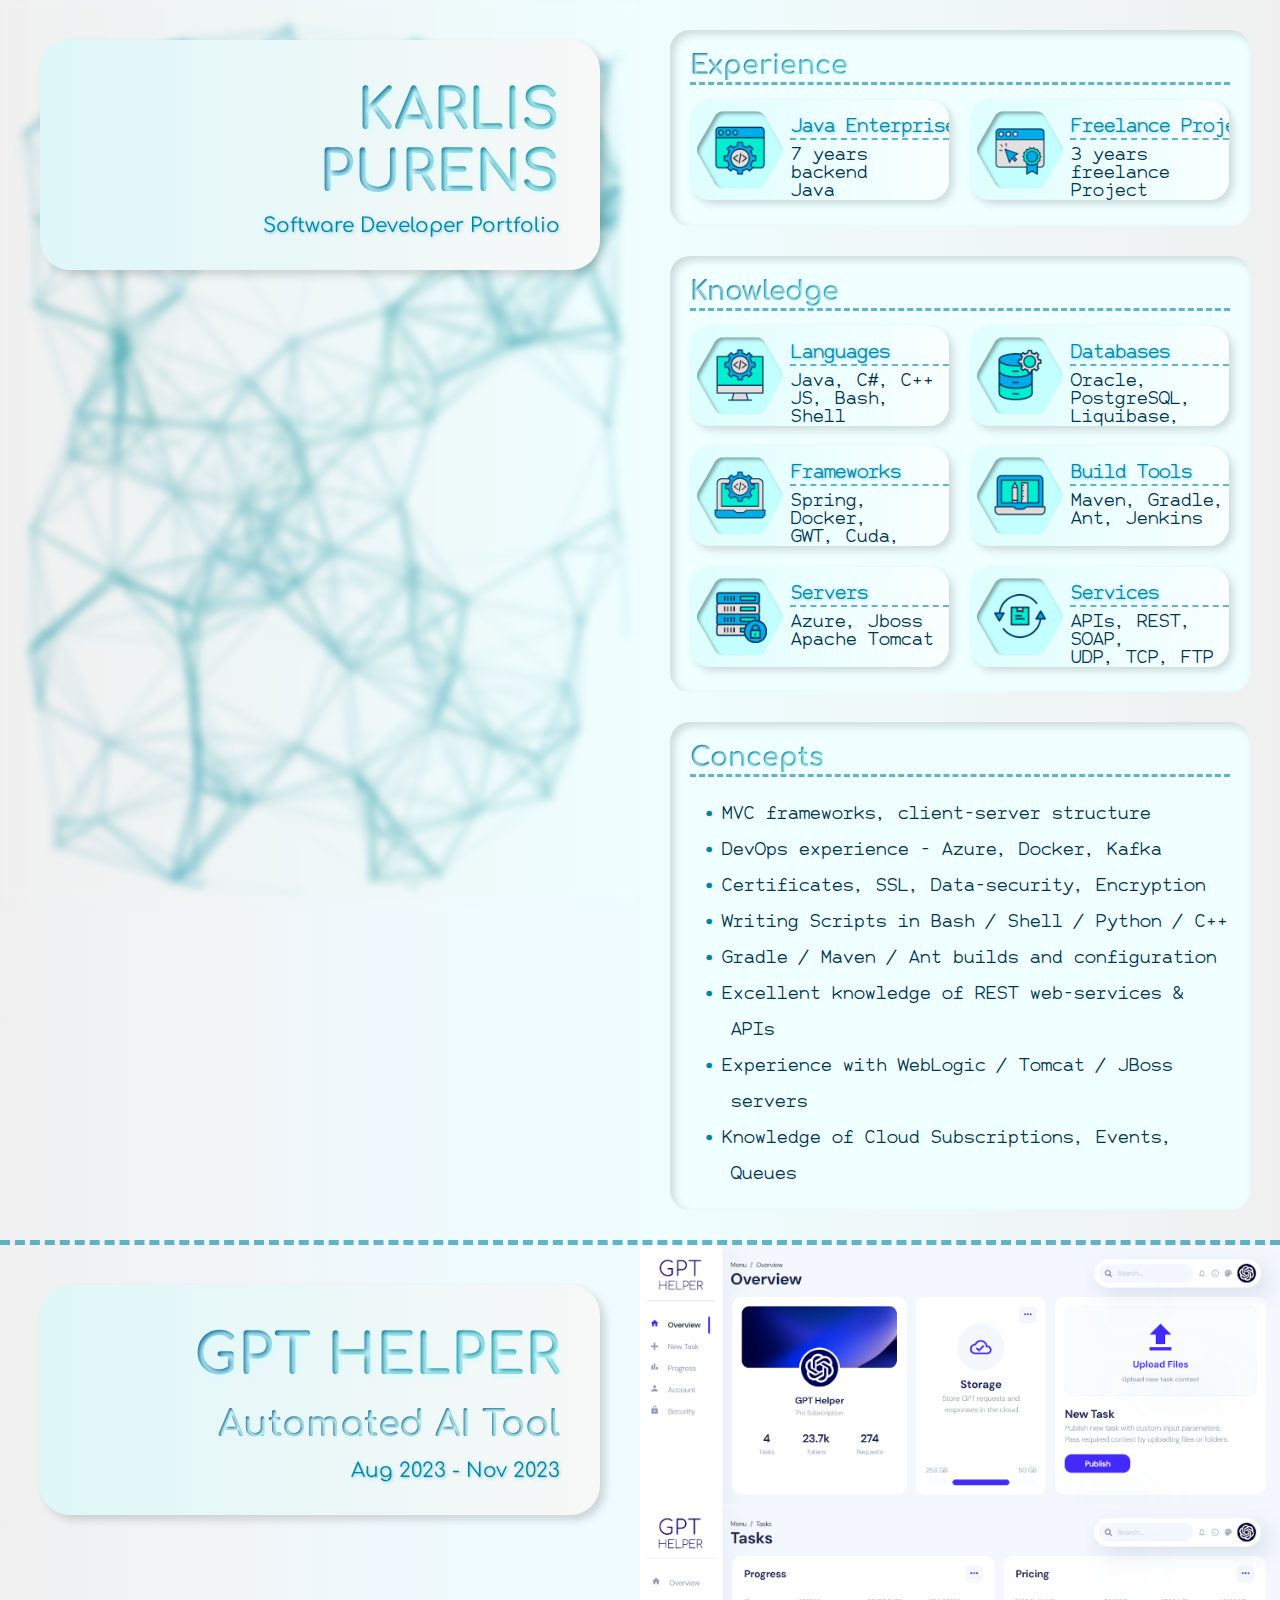
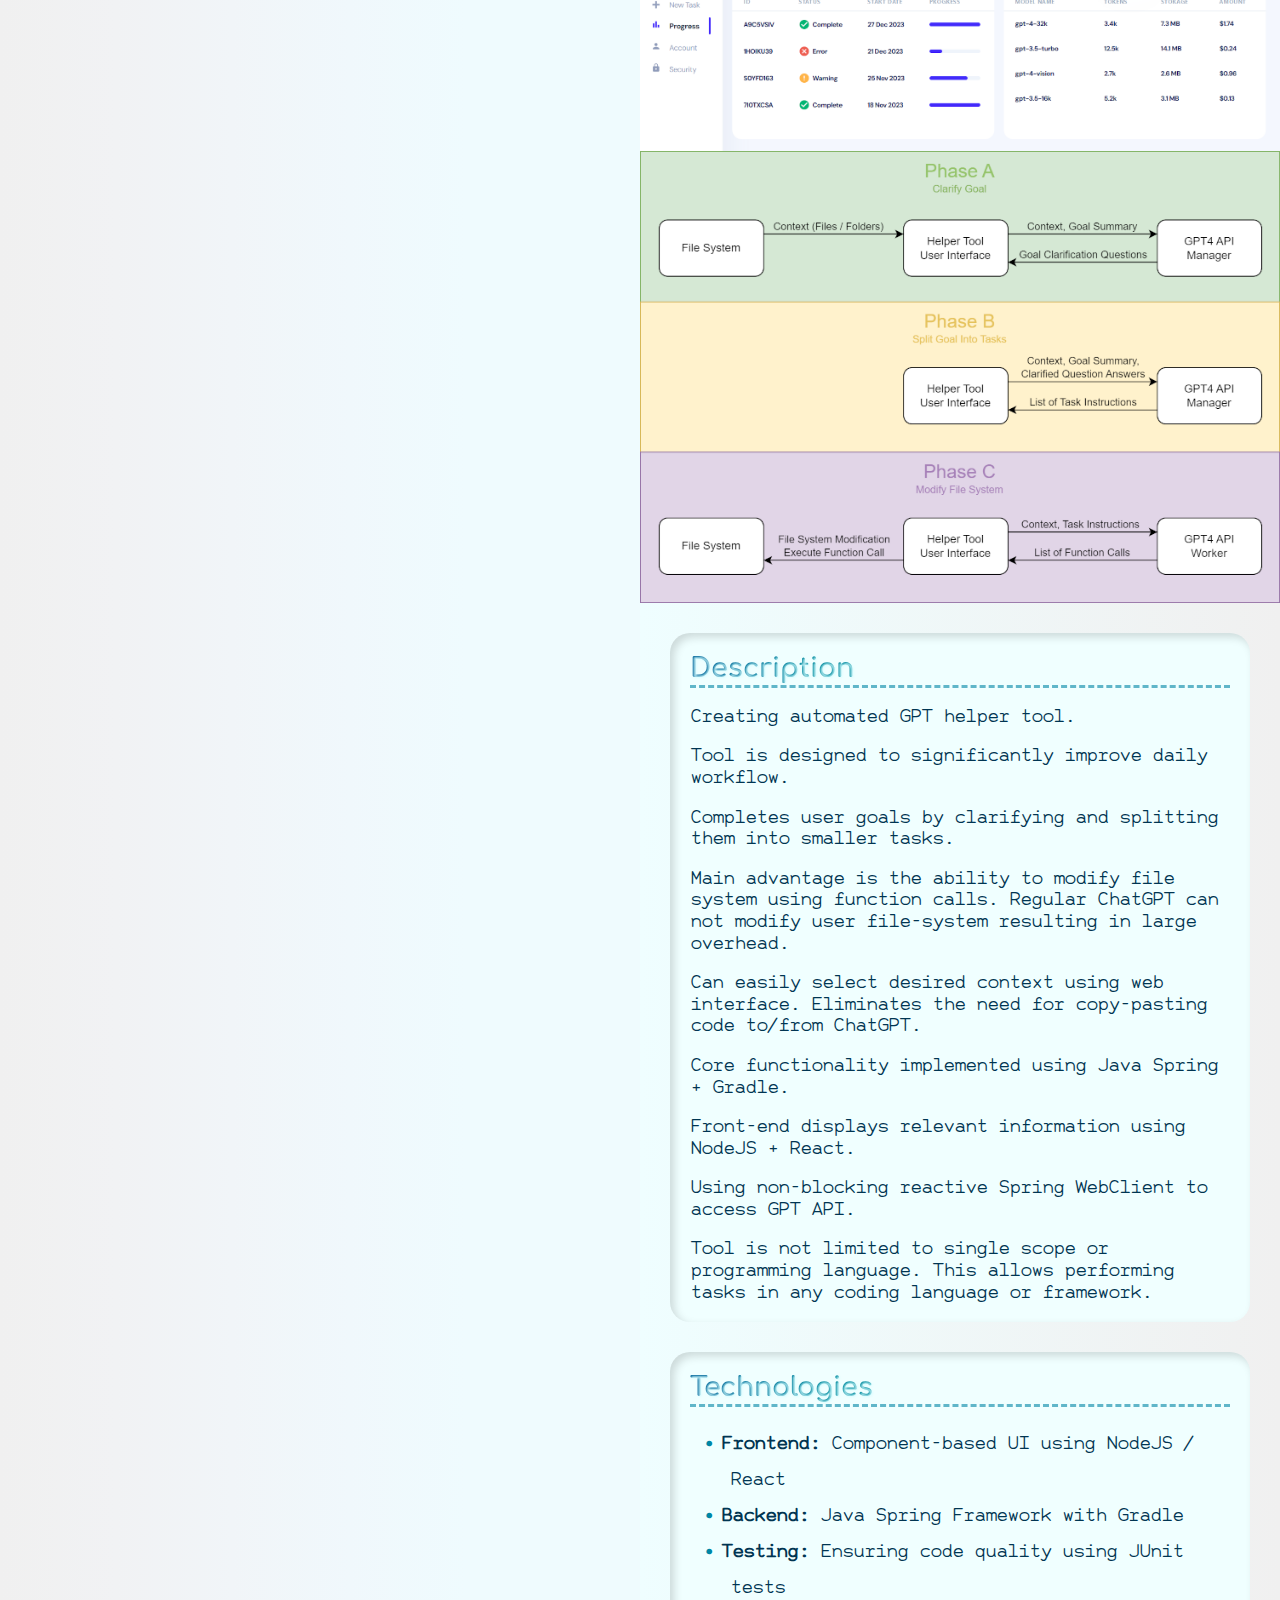
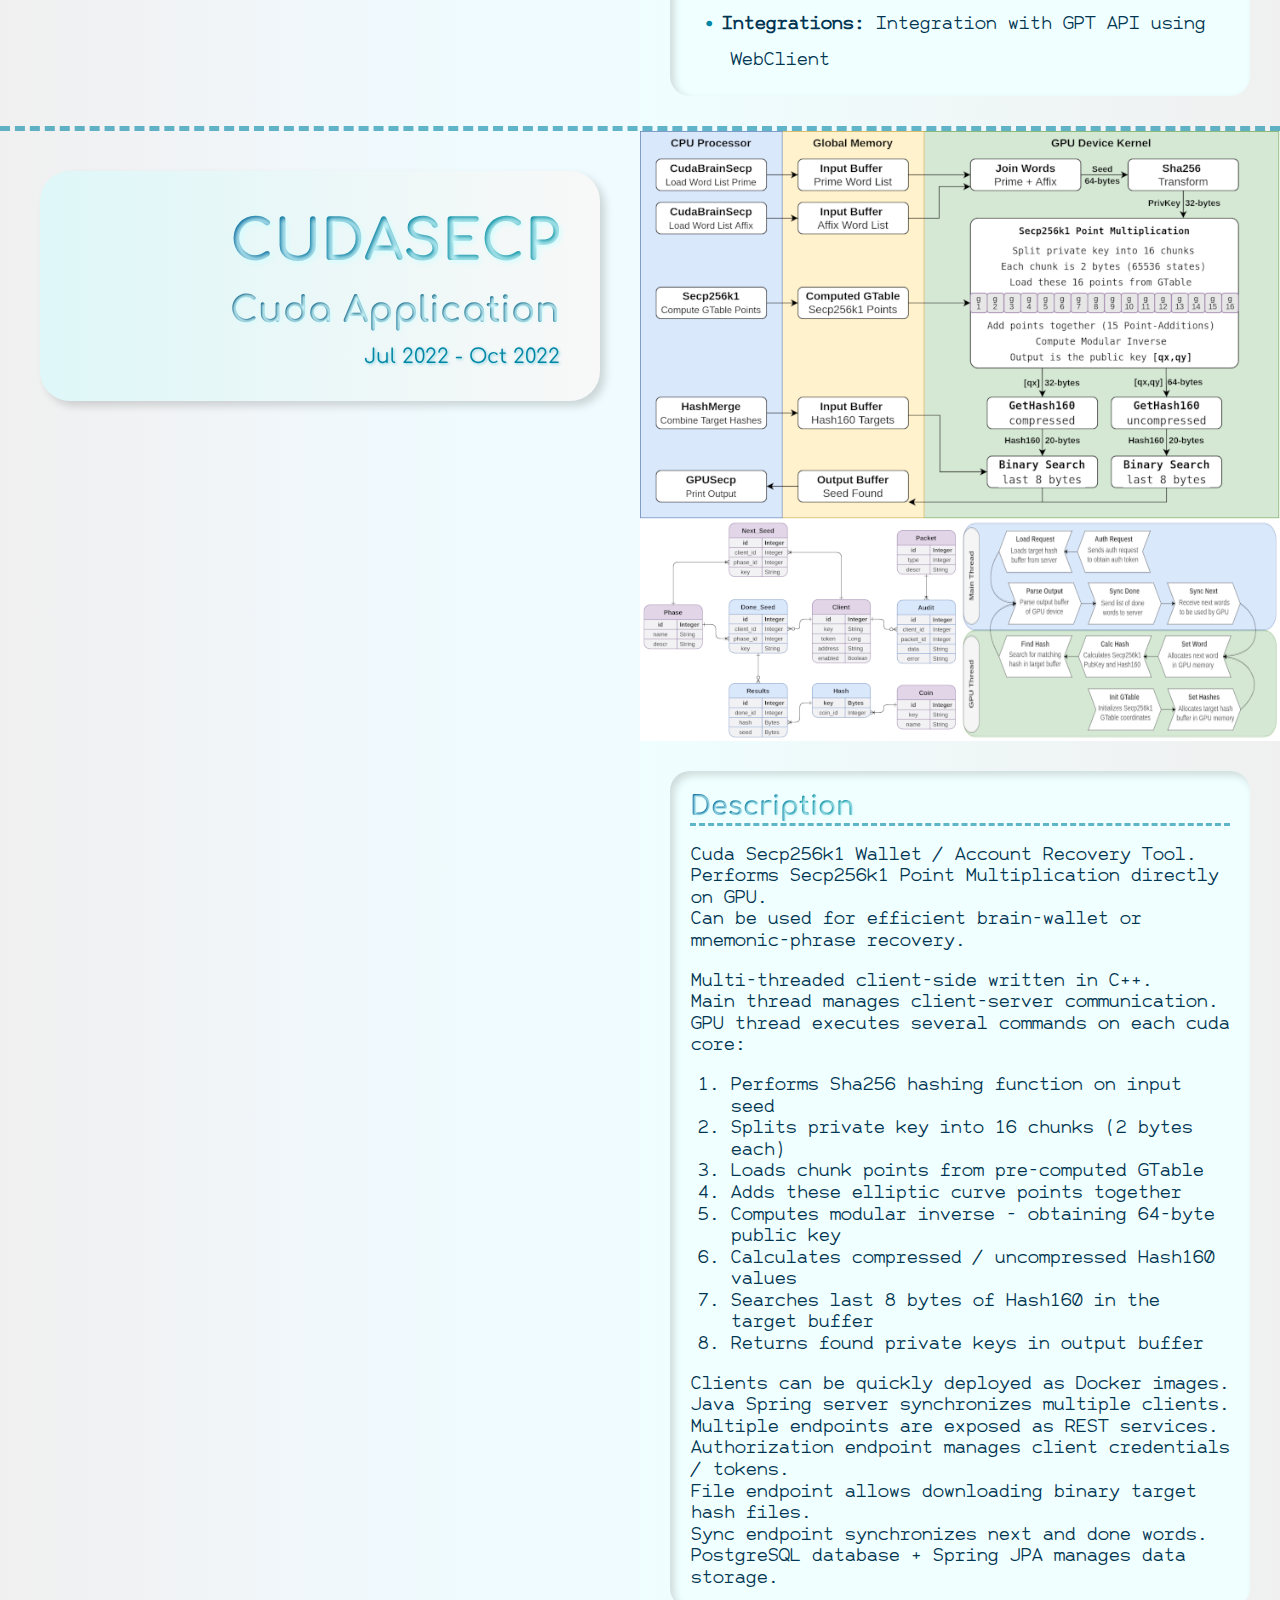
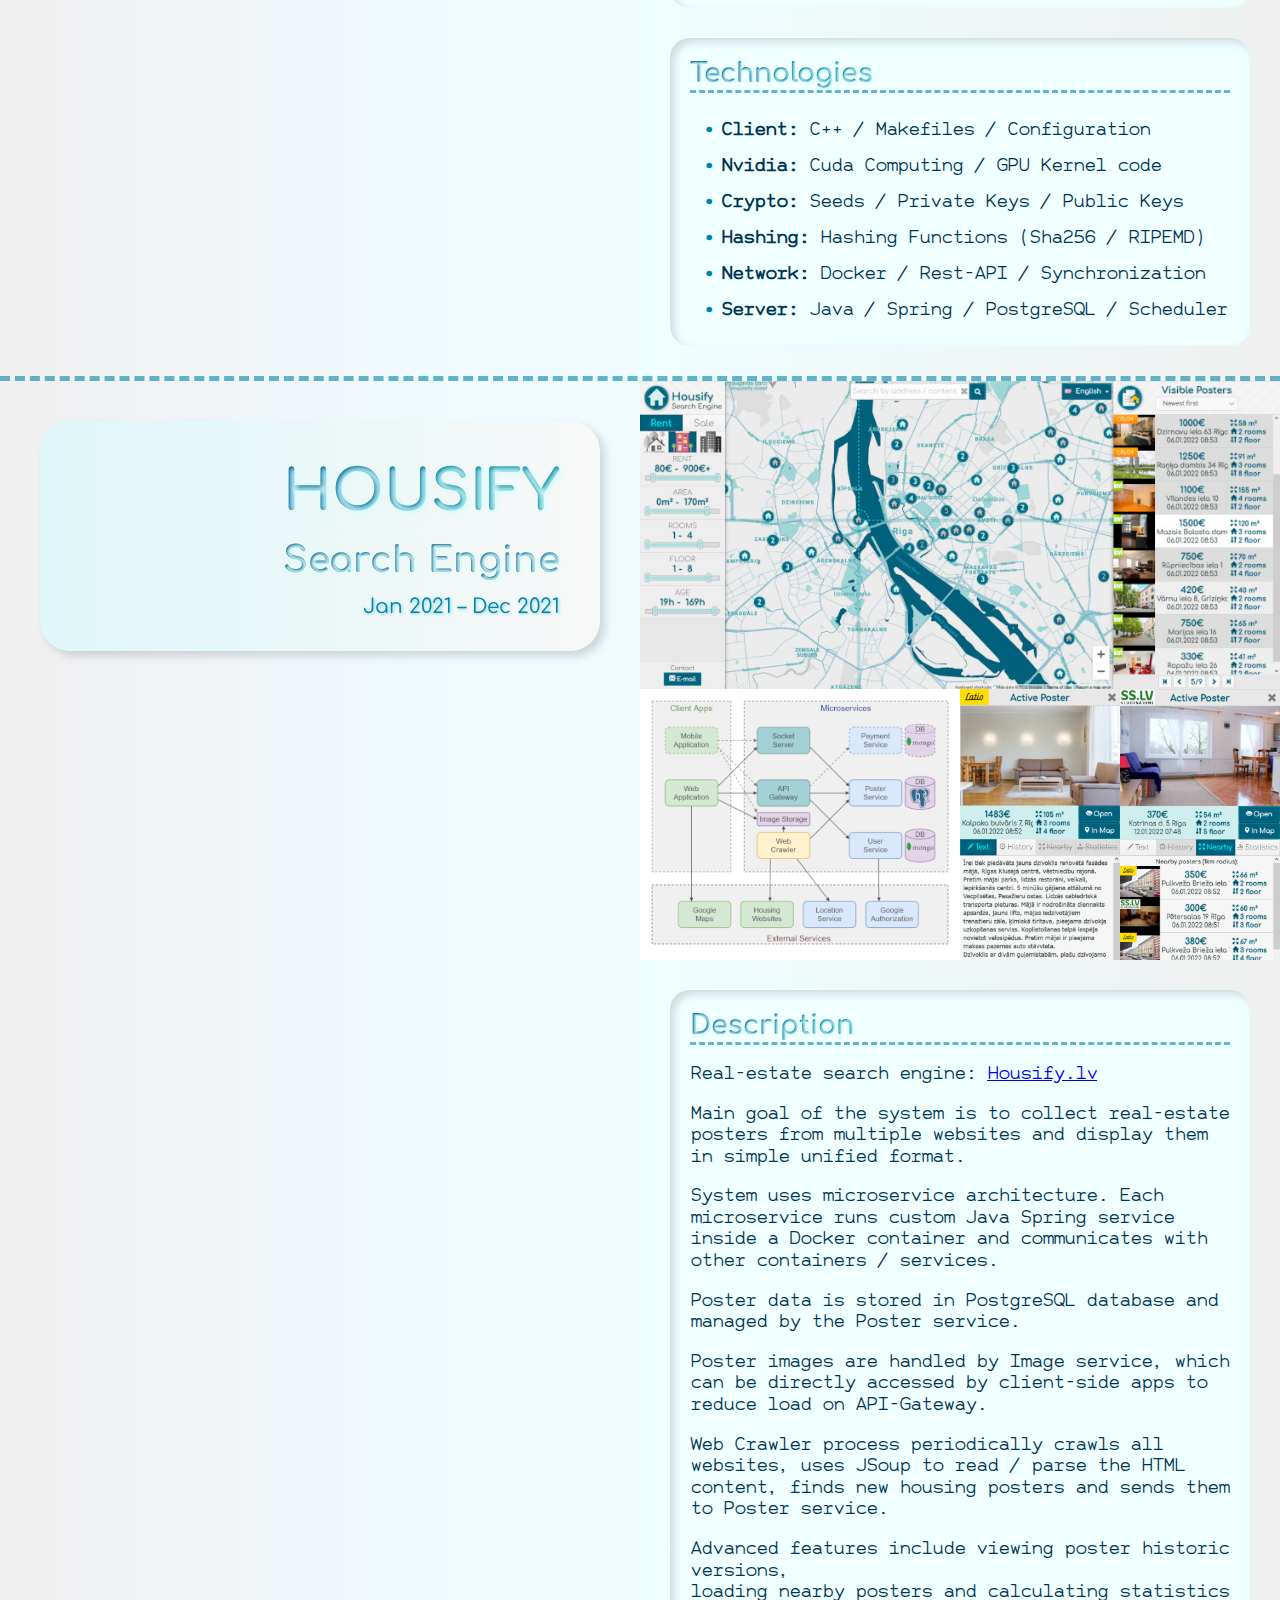
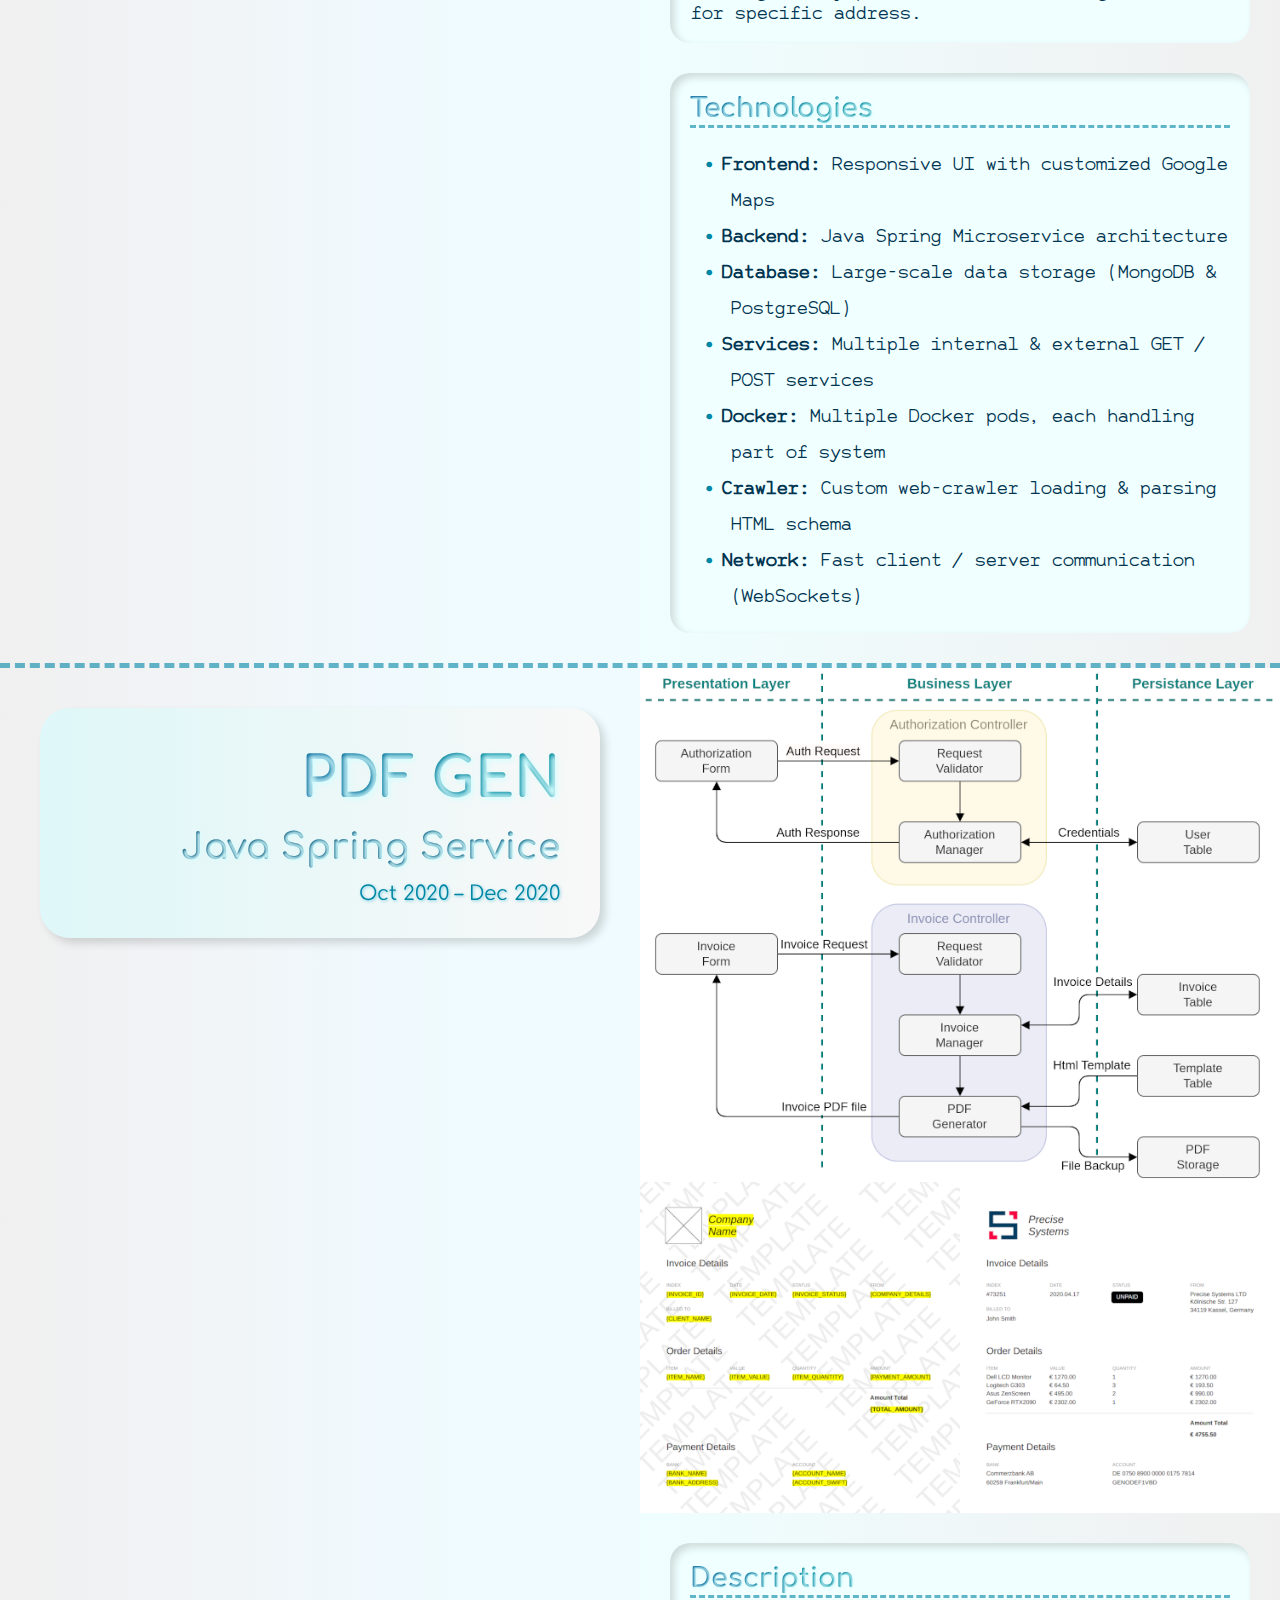
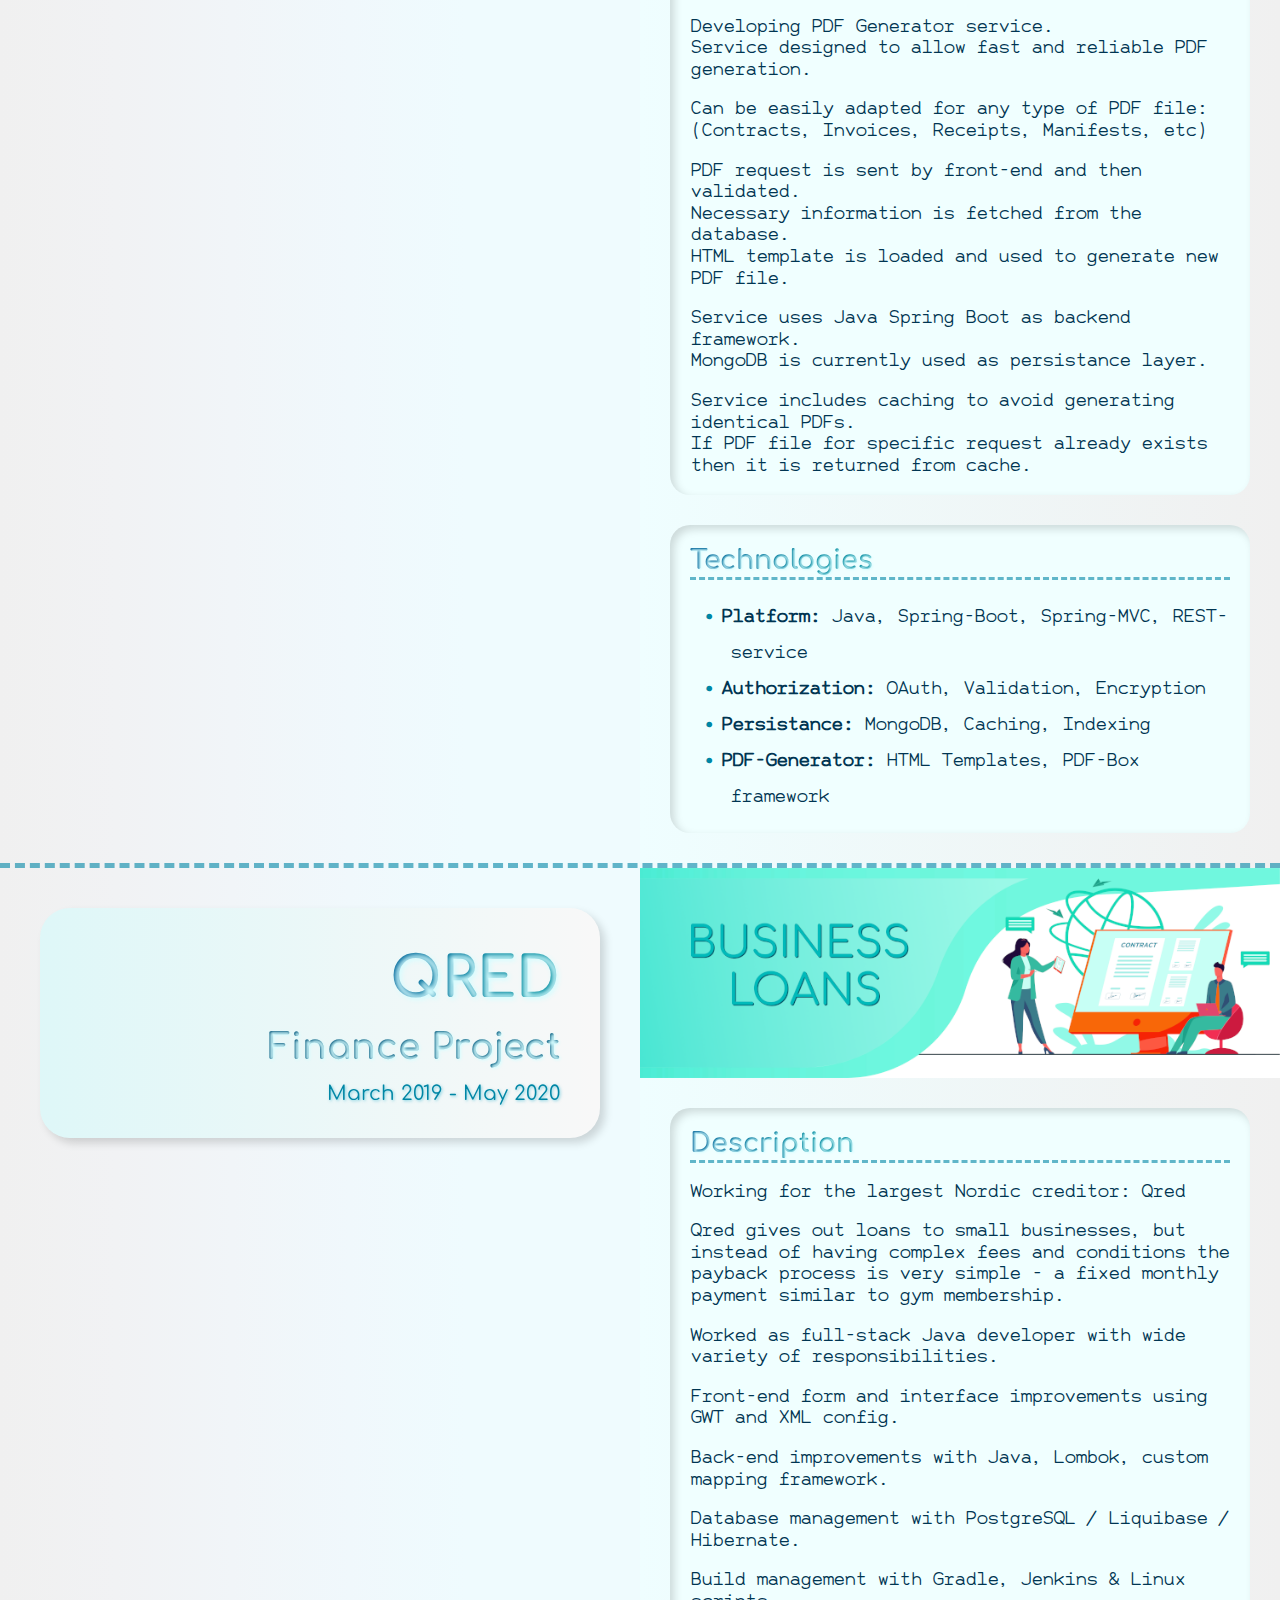
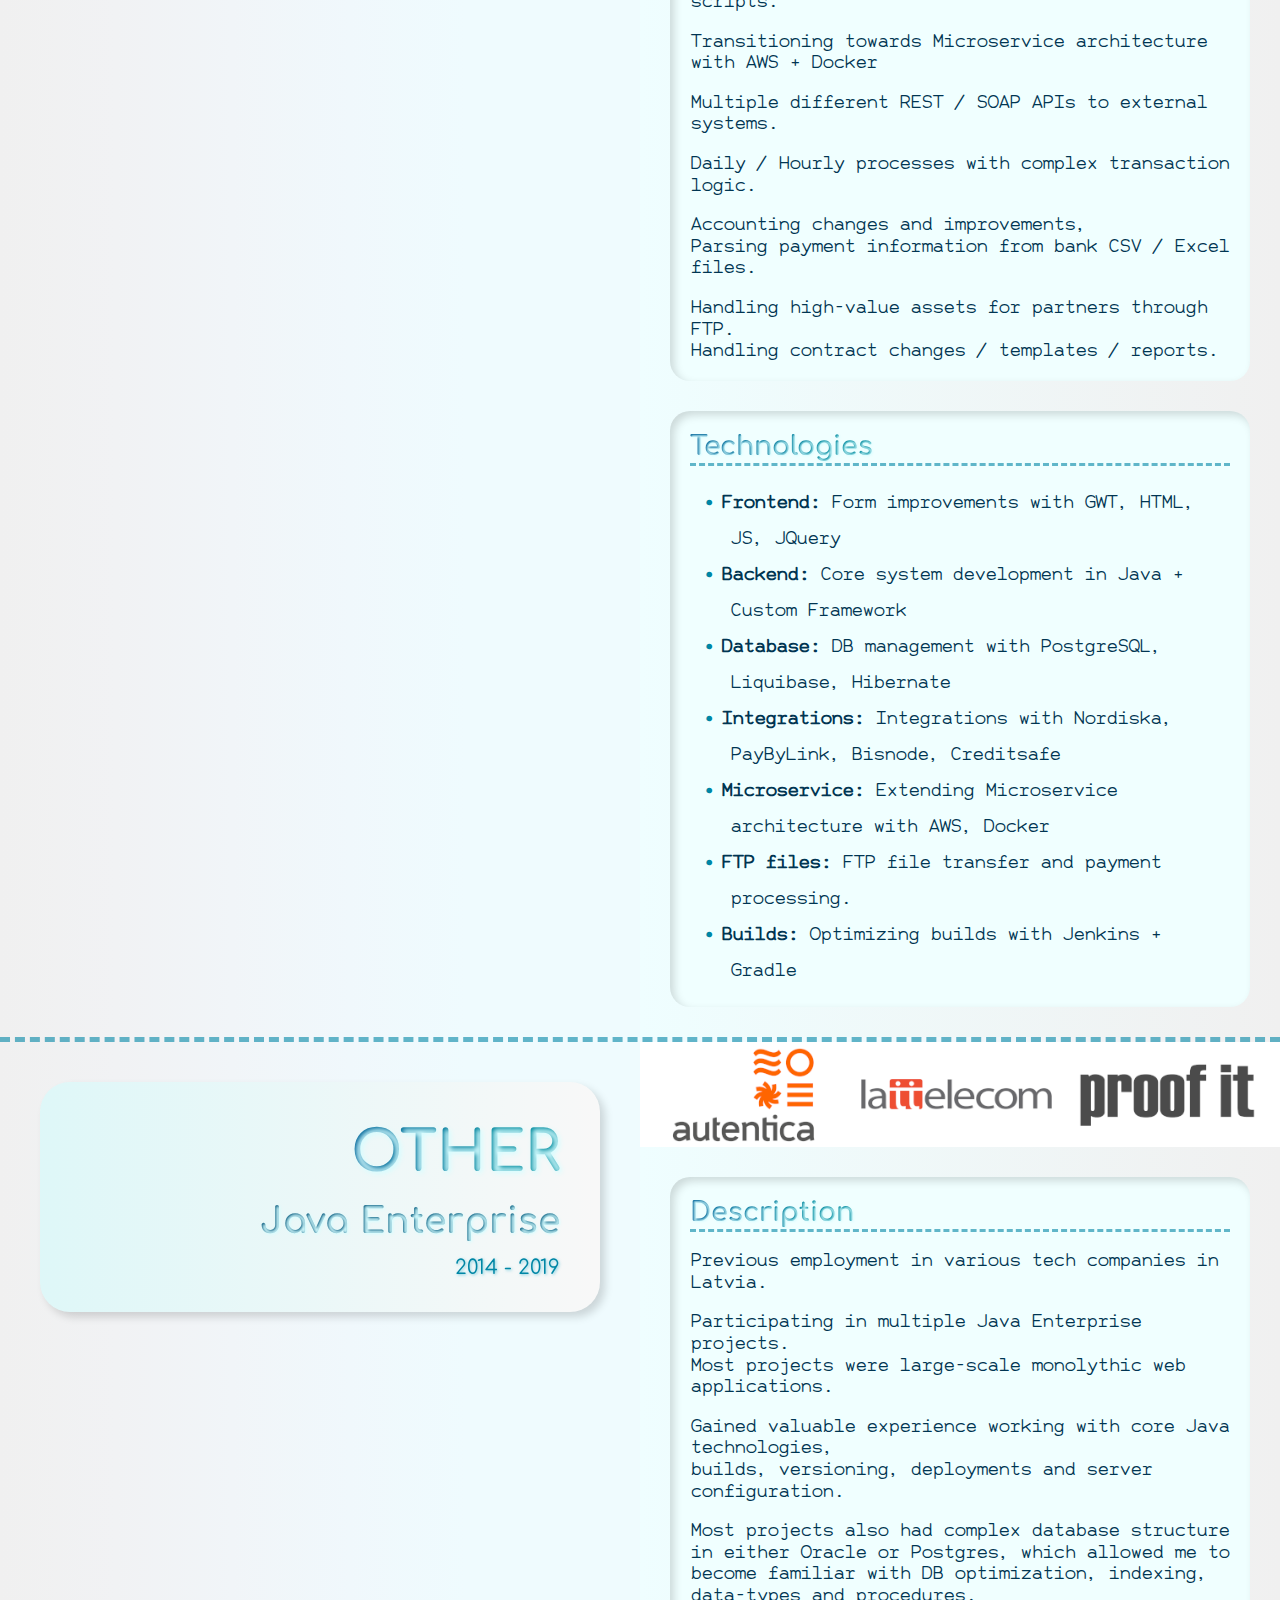
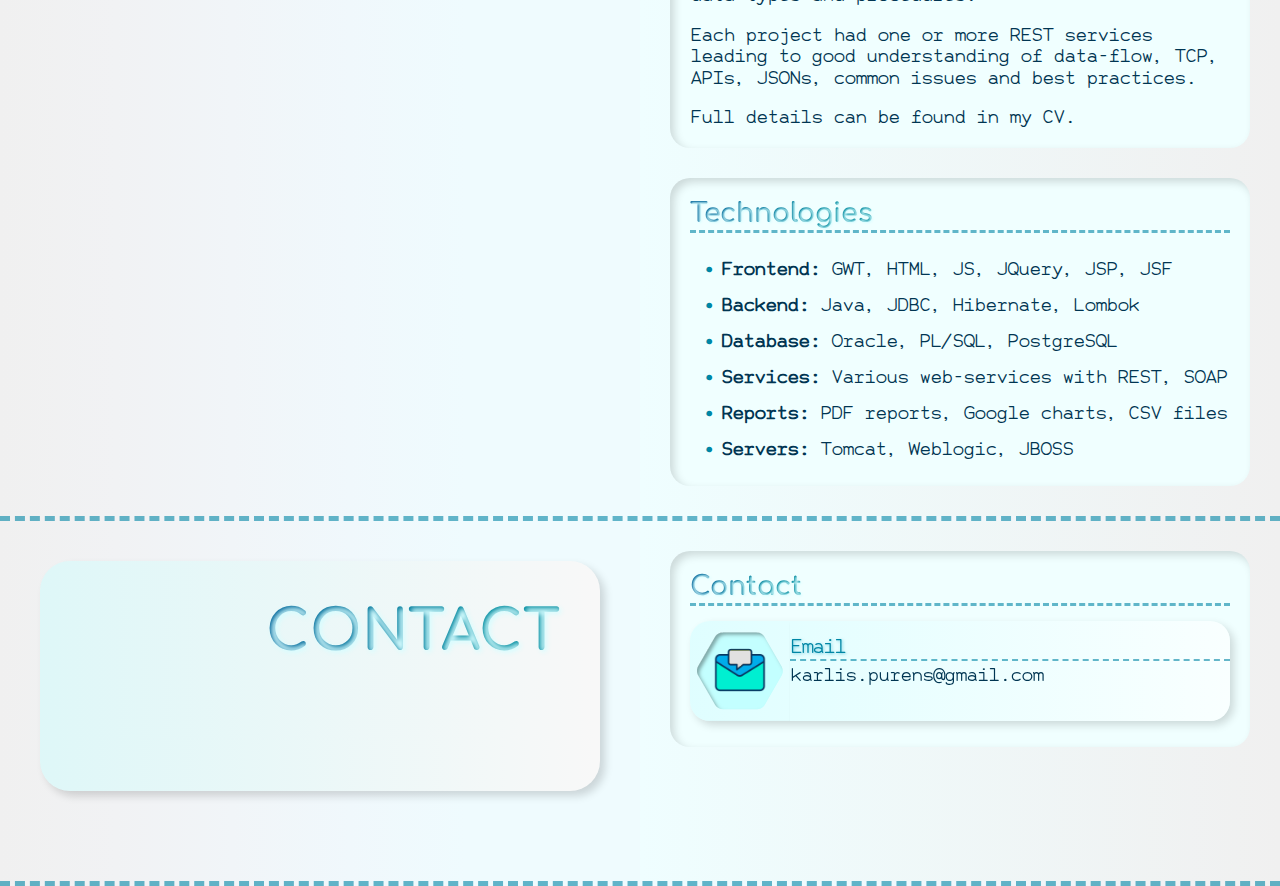
<file: index.html>
<!DOCTYPE HTML>

<html>

<head>
	<title>Karlis Purens Portfolio</title>
	<meta charset="utf-8" />
	<meta name="viewport" content="width=device-width, initial-scale=1, user-scalable=no" />
	<meta name="description" content="" />
	<meta name="keywords" content="" />
	<link rel="stylesheet" href="css/style.css" />
	<link rel="stylesheet" href="css/images.css" />
</head>


<body>

	<div class="bodyCenter">


		<div id="particles-js-canvas-tag">
		</div>


		<!-- Title -->
		<div class="panelMain">
			<div class="panelLeft">

				<div class="panelLeftTitle">

					<div class="leftSideContainer">
						<img src="images/Title/icon.png" class="leftSideImage" style="filter: brightness(1.10);"/>
						<div class="leftSideShadow"></div>
					</div>

					<p class="textTitle">Karlis<br>Purens</p>
					<!--
					<p class="textSubt">Karlis Purens</p>
					<p class="textSubtDodge">Karlis Purens</p>
					-->
					<p class="textTime">Software Developer Portfolio</p>
				</div>

			</div>
			
			
			<div class="panelRight">
				<div class="panelRightContent" id="firstRightContent">

					<div class="boxRight" id="boxRightMargin" style="padding-bottom: 20px;">
						<div class="boxTitle">
							<strong class="boxTitleText">Experience</strong>
						</div>

						<div class="boxContent">

							<div class="hexContainer" style="margin-right:10px">
								<div class="hexIconContainer">
									<img src="images/hex2.png" class="hexIconBg" />
									<img src="images/Skills/pic0.png" class="hexIcon" />
								</div>

								<div class="hexContent">
									<div class="hexContentTitle">Java Enterprise</div>
									<div class="hexContentBody">7 years backend<br>Java Development</div>
								</div>
							</div>

							<div class="hexContainer">
								<div class="hexIconContainer">
									<img src="images/hex2.png" class="hexIconBg" />
									<img src="images/Skills/pic7.png" class="hexIcon" />
								</div>

								<div class="hexContent">
									<div class="hexContentTitle">Freelance Projects</div>
									<div class="hexContentBody">3 years freelance<br>Project Development</div>
								</div>
							</div>
						</div>

					</div>

					<div class="boxRight" id="boxRightMargin" style="padding-bottom: 20px;">
						<div class="boxTitle">
							<strong class="boxTitleText">Knowledge</strong>
						</div>

						<div class="boxContent">

							<div class="hexContainer" style="margin-right:10px">
								<div class="hexIconContainer">
									<img src="images/hex2.png" class="hexIconBg" />
									<img src="images/Skills/pic1.png" class="hexIcon" />
								</div>

								<div class="hexContent">
									<div class="hexContentTitle">Languages</div>
									<div class="hexContentBody">Java, C#, C++<br>JS, Bash, Shell</div>
								</div>
							</div>

							<div class="hexContainer">
								<div class="hexIconContainer">
									<img src="images/hex2.png" class="hexIconBg" />
									<img src="images/Skills/pic2.png" class="hexIcon" />
								</div>

								<div class="hexContent">
									<div class="hexContentTitle">Databases</div>
									<div class="hexContentBody">Oracle, PostgreSQL, Liquibase, Hibernate</div>
								</div>
							</div>

							<div class="hexContainer" style="margin-right:10px">
								<div class="hexIconContainer">
									<img src="images/hex2.png" class="hexIconBg" />
									<img src="images/Skills/pic8.png" class="hexIcon" />
								</div>

								<div class="hexContent">
									<div class="hexContentTitle">Frameworks</div>
									<div class="hexContentBody">Spring, Docker,<br>GWT, Cuda, Kafka</div>
								</div>
							</div>

							<div class="hexContainer">
								<div class="hexIconContainer">
									<img src="images/hex2.png" class="hexIconBg" />
									<img src="images/Skills/pic5.png" class="hexIcon" />
								</div>

								<div class="hexContent">
									<div class="hexContentTitle">Build Tools</div>
									<div class="hexContentBody">Maven, Gradle,<br>Ant, Jenkins</div>
								</div>
							</div>

							<div class="hexContainer" style="margin-right:10px">
								<div class="hexIconContainer">
									<img src="images/hex2.png" class="hexIconBg" />
									<img src="images/Skills/pic9.png" class="hexIcon" />
								</div>

								<div class="hexContent">
									<div class="hexContentTitle">Servers</div>
									<div class="hexContentBody">Azure, Jboss<br>Apache Tomcat</div>
								</div>
							</div>

							<div class="hexContainer">
								<div class="hexIconContainer">
									<img src="images/hex2.png" class="hexIconBg" />
									<img src="images/Skills/pic6.png" class="hexIcon" />
								</div>

								<div class="hexContent">
									<div class="hexContentTitle">Services</div>
									<div class="hexContentBody">APIs, REST, SOAP,<br>UDP, TCP, FTP</div>
								</div>
							</div>

						</div>


					</div>

					<div class="boxRight">
						<div class="boxTitle">
							<strong class="boxTitleText">Concepts</strong>
						</div>
						<div class="boxContent">
							<ul>
							    <li>MVC frameworks, client-server structure</li>
								<li>DevOps experience - Azure, Docker, Kafka</li>
								<li>Certificates, SSL, Data-security, Encryption</li>
								<li>Writing Scripts in Bash / Shell / Python / C++</li>
								<li>Gradle / Maven / Ant builds and configuration</li>
								<li>Excellent knowledge of REST web-services & APIs</li>
								<li>Experience with WebLogic / Tomcat / JBoss servers</li>
								<li>Knowledge of Cloud Subscriptions, Events, Queues</li>
							</ul>
						</div>
					</div>

				</div>
			</div>
			
		</div>

		
		<!-- GPT -->
		<div class="panelMain">
			<div class="panelLeft">

				<div class="panelLeftTitle">

					<div class="leftSideContainer">
						<img src="images/GPT/icon.png" class="leftSideImage" />
						<div class="leftSideShadow"></div>
					</div>

					<p class="textTitle">GPT Helper</p>
					<p class="textSubt">Automated AI Tool</p>
					<p class="textTime">Aug 2023 - Nov 2023</p>
				</div>

			</div>
			<div class="panelRight">
				<div class="panelImageRow">
					<img src="images/GPT/GPT_EXPORT_A_mini.png" data-full="images/GPT/GPT_EXPORT_A.png" class="rightSideImage, clickImage" />
				</div>
				<div class="panelImageRow">
					<img src="images/GPT/GPT_EXPORT_B_mini.png" data-full="images/GPT/GPT_EXPORT_B.png" class="rightSideImage, clickImage" />
				</div>
				<div class="panelImageRow">
					<img src="images/GPT/title_mini.png" data-full="images/GPT/title.png" class="rightSideImage, clickImage" />
				</div>
				<div class="panelRightContent">

					<div class="boxRight" id="boxRightMargin">
						<div class="boxTitle">
							<strong class="boxTitleText">Description</strong>
						</div>
						<div class="boxContent">
							<p>Creating automated GPT helper tool.</p>
							<p>
								Tool is designed to significantly improve daily workflow.
							</p>
							<p>
								Completes user goals by clarifying and splitting them into smaller tasks.
							</p>
							<p>
								Main advantage is the ability to modify file system using function calls.
								Regular ChatGPT can not modify user file-system resulting in large overhead.
							</p>
							<p>
								Can easily select desired context using web interface.
								Eliminates the need for copy-pasting code to/from ChatGPT.
							</p>
							<p>
								Core functionality implemented using Java Spring + Gradle.
							</p>
							<p>
								Front-end displays relevant information using NodeJS + React.
							</p>
							<p>
								Using non-blocking reactive Spring WebClient to access GPT API.
							</p>
							<p>
								Tool is not limited to single scope or programming language.
								This allows performing tasks in any coding language or framework.
							</p>
						</div>
					</div>

					<div class="boxRight">
						<div class="boxTitle">
							<strong class="boxTitleText">Technologies</strong>
						</div>
						<div class="boxContent">
							<ul>
								<li><b>Frontend:</b> Component-based UI using NodeJS / React</li>
								<li><b>Backend:</b> Java Spring Framework with Gradle</li>
								<li><b>Testing:</b> Ensuring code quality using JUnit tests</li>
								<li><b>Integrations:</b> Integration with GPT API using WebClient</li>
								</li>
							</ul>
						</div>
					</div>

				</div>

			</div>
		</div>



		<!-- CudaSecp -->
		<div class="panelMain">
			<div class="panelLeft">

				<div class="panelLeftTitle">

					<div class="leftSideContainer">
						<img src="images/CudaSecp/icon.png" class="leftSideImage" />
						<div class="leftSideShadow"></div>
					</div>

					<p class="textTitle">CudaSecp</p>
					<p class="textSubt">Cuda Application</p>
					<p class="textTime">Jul 2022 - Oct 2022</p>
				</div>

			</div>
			<div class="panelRight">
				<div class="panelImageRow">
					<img src="images/CudaSecp/title_mini.png" data-full="images/CudaSecp/title.png" class="rightSideImage, clickImage" />
				</div>
				<div class="panelImageRow">
					<img src="images/CudaSecp/ER_v1_thumb.png" data-full="images/CudaSecp/ER_v1.png" class="clickImage" style="max-width: 50%" />
					<img src="images/CudaSecp/Flow_v1_thumb.png" data-full="images/CudaSecp/Flow_v1.png" class="clickImage" style="max-width: 50%" />
				</div>
				<div class="panelRightContent">

					<div class="boxRight" id="boxRightMargin">
						<div class="boxTitle">
							<strong class="boxTitleText">Description</strong>
						</div>
						<div class="boxContent">
							<p>Cuda Secp256k1 Wallet / Account Recovery Tool.<br>
							   Performs Secp256k1 Point Multiplication directly on GPU.<br>
							   Can be used for efficient brain-wallet or mnemonic-phrase recovery. 
							</p>
							<p>
								Multi-threaded client-side written in C++.<br>
								Main thread manages client-server communication.<br>
								GPU thread executes several commands on each cuda core:<br>
								<ol type = "1">
									<li>Performs Sha256 hashing function on input seed</li>
									<li>Splits private key into 16 chunks (2 bytes each)</li>
									<li>Loads chunk points from pre-computed GTable</li>
									<li>Adds these elliptic curve points together</li>
									<li>Computes modular inverse - obtaining 64-byte public key</li>
									<li>Calculates compressed / uncompressed Hash160 values</li>
									<li>Searches last 8 bytes of Hash160 in the target buffer</li>
									<li>Returns found private keys in output buffer</li>
								 </ol>
							</p>
							<p>
								Clients can be quickly deployed as Docker images. <br>
								Java Spring server synchronizes multiple clients. <br>
								Multiple endpoints are exposed as REST services. <br>
								Authorization endpoint manages client credentials / tokens. <br>
								File endpoint allows downloading binary target hash files. <br>
								Sync endpoint synchronizes next and done words. <br>
								PostgreSQL database + Spring JPA manages data storage. <br>
							</p>
						</div>
					</div>

					<div class="boxRight">
						<div class="boxTitle">
							<strong class="boxTitleText">Technologies</strong>
						</div>
						<div class="boxContent">
							<ul>
								<li><b>Client:</b> C++ / Makefiles / Configuration</li>
								<li><b>Nvidia:</b> Cuda Computing / GPU Kernel code</li>
								<li><b>Crypto:</b> Seeds / Private Keys / Public Keys</li>
								<li><b>Hashing:</b> Hashing Functions (Sha256 / RIPEMD)</li>
								<li><b>Network:</b> Docker / Rest-API / Synchronization</li>
								<li><b>Server:</b> Java / Spring / PostgreSQL / Scheduler</li>
								</li>
							</ul>
						</div>
					</div>

				</div>

			</div>
		</div>







			<!-- Housify -->
		<div class="panelMain">
			<div class="panelLeft">

				<div class="panelLeftTitle">

					<div class="leftSideContainer">
						<img src="images/Housify/icon.png" class="leftSideImage" />
						<div class="leftSideShadow"></div>
					</div>

					<p class="textTitle">Housify</p>
					<p class="textSubt">Search Engine</p>
					<p class="textTime">Jan 2021 – Dec 2021</p>
				</div>

			</div>
			<div class="panelRight">

				<div class="panelImageRow">
					<img src="images/Housify/logo_thumb.jpg" data-full="images/Housify/logo.jpg" class="rightSideImage, clickImage" />
				</div>
				<div class="panelImageRow">
					<div style="margin:auto 0;">
						<img src="images/Housify/diagram_thumb.png" data-full="images/Housify/diagram.png" class="clickImage"/>
					</div>

					<img src="images/Housify/info2_thumb.png" data-full="images/Housify/info2.png" class="clickImage" style="max-width: 25%" />
					<img src="images/Housify/info1_thumb.png" data-full="images/Housify/info1.png" class="clickImage" style="max-width: 25%" />
					
				</div>
				
				<div class="panelRightContent">

					<div class="boxRight" id="boxRightMargin">
						<div class="boxTitle">
							<strong class="boxTitleText">Description</strong>
						</div>
						<div class="boxContent">
							<p>Real-estate search engine: <a href="https://housify.lv/">Housify.lv</a>
							</p>
							<p>
								Main goal of the system is to collect real-estate posters from multiple websites and display them in simple unified format.
							</p>
							<p>
								System uses microservice architecture. 
								Each microservice runs custom Java Spring service inside a Docker container and communicates with other containers / services.
							</p>
							<p>
								Poster data is stored in PostgreSQL database and managed by the Poster service.
							</p>
							<p>
								Poster images are handled by Image service, which can be directly accessed by client-side apps to reduce load on API-Gateway.
							</p>
							<p>
								Web Crawler process periodically crawls all websites, uses JSoup to read / parse the HTML content, finds new housing posters and sends them to Poster service.
							</p>
							<p>Advanced features include viewing poster historic versions,<br>loading nearby posters and calculating statistics for specific address.</p>
	
						</div>
					</div>

					<div class="boxRight">
						<div class="boxTitle">
							<strong class="boxTitleText">Technologies</strong>
						</div>
						<div class="boxContent">
							<ul>
								<li><b>Frontend:</b> Responsive UI with customized Google Maps</li>
								<li><b>Backend:</b> Java Spring Microservice architecture</li>
								<li><b>Database:</b> Large-scale data storage (MongoDB & PostgreSQL)</li>
								<li><b>Services:</b> Multiple internal & external GET / POST services</li>
								<li><b>Docker:</b> Multiple Docker pods, each handling part of system</li>
								<li><b>Crawler:</b> Custom web-crawler loading & parsing HTML schema</li>
								<li><b>Network:</b> Fast client / server communication (WebSockets)</li>
							</ul>
						</div>
					</div>

				</div>

			</div>
		</div>

		

		<!-- PDF Gen -->
		<div class="panelMain">
			<div class="panelLeft">

				<div class="panelLeftTitle">

					<div class="leftSideContainer">
						<img src="images/PDF/icon.png" class="leftSideImage" />
						<div class="leftSideShadow"></div>
					</div>

					<p class="textTitle">PDF Gen</p>
					<p class="textSubt">Java Spring Service</p>
					<p class="textTime">Oct 2020 – Dec 2020</p> 
				</div>

			</div>
			<div class="panelRight">

				<div class="panelImageRow">
					<img src="images/PDF/PDF_Gen_thumb.png" data-full="images/PDF/PDF_Gen.png" class="rightSideImage, clickImage" style="max-width: 100%" />
				</div>

				<div class="panelImageRow">
					<img src="images/PDF/inv_template_thumb.png" data-full="images/PDF/inv_template.png" class="rightSideImage, clickImage" style="max-width: 50%" />
					<img src="images/PDF/inv_example_thumb.png" data-full="images/PDF/inv_example.png" class="rightSideImage, clickImage" style="max-width: 50%" />
				</div>				

				<div class="panelRightContent">

					<div class="boxRight" id="boxRightMargin">
						<div class="boxTitle">
							<strong class="boxTitleText">Description</strong>
						</div>
						<div class="boxContent">
							<p>
								Developing PDF Generator service.<br>
								Service designed to allow fast and reliable PDF generation.
							</p>
							<p>
								Can be easily adapted for any type of PDF file:<br>
								(Contracts, Invoices, Receipts, Manifests, etc)
							</p>
							<p>
								PDF request is sent by front-end and then validated.<br>
								Necessary information is fetched from the database.<br>
								HTML template is loaded and used to generate new PDF file.<br>
							</p>
							<p>
								Service uses Java Spring Boot as backend framework.<br>
								MongoDB is currently used as persistance layer.
							</p>
							<p>
								Service includes caching to avoid generating identical PDFs.<br>
								If PDF file for specific request already exists then it is returned from cache.
							</p>
						</div>
					</div>

					<div class="boxRight">
						<div class="boxTitle">
							<strong class="boxTitleText">Technologies</strong>
						</div>
						<div class="boxContent">
							<ul>
								<li><b>Platform:</b> Java, Spring-Boot, Spring-MVC, REST-service</li>
								<li><b>Authorization:</b> OAuth, Validation, Encryption</li>
								<li><b>Persistance:</b> MongoDB, Caching, Indexing</li>
								<li><b>PDF-Generator:</b> HTML Templates, PDF-Box framework</li>
							</ul>
						</div>
					</div>

				</div>
			</div>
		</div>


		<!-- Qred -->
		<div class="panelMain">
			<div class="panelLeft">

				<div class="panelLeftTitle">

					<div class="leftSideContainer">
						<img src="images/Qred/icon.png" class="leftSideImage" />
						<div class="leftSideShadow"></div>
					</div>

					<p class="textTitle">Qred</p>
					<p class="textSubt">Finance Project</p>
					<p class="textTime">March 2019 - May 2020</p>
				</div>

			</div>
			<div class="panelRight">
				<div class="panelImageRow">
					<img src="images/Qred/title_mini.png" data-full="images/Qred/title.png" class="rightSideImage, clickImage" />
				</div>
				<div class="panelRightContent">

					<div class="boxRight" id="boxRightMargin">
						<div class="boxTitle">
							<strong class="boxTitleText">Description</strong>
						</div>
						<div class="boxContent">
							<p>Working for the largest Nordic creditor: Qred</p>
							<p>
								Qred gives out loans to small businesses, but instead of having complex fees and conditions the payback process is very simple - a fixed monthly payment similar to gym membership.
							</p>
							<p>
								Worked as full-stack Java developer with wide variety of responsibilities.
							</p>
							<p>
								Front-end form and interface improvements using GWT and XML config.
							</p>
							<p>
								Back-end improvements with Java, Lombok, custom mapping framework.
							</p>
							<p>
								Database management with PostgreSQL / Liquibase / Hibernate.
							</p>
							<p>
								Build management with Gradle, Jenkins & Linux scripts.
							</p>
							<p>
								Transitioning towards Microservice architecture with AWS + Docker
							</p>
							<p>
								Multiple different REST / SOAP APIs to external systems.
							<p>
							<p>
								Daily / Hourly processes with complex transaction logic.
							</p>
							<p>
								Accounting changes and improvements,<br>Parsing payment information from bank CSV / Excel files.
							</p>
							<p>
								Handling high-value assets for partners through FTP.<br>
								Handling contract changes / templates / reports.
							</p>
						</div>
					</div>

					<div class="boxRight">
						<div class="boxTitle">
							<strong class="boxTitleText">Technologies</strong>
						</div>
						<div class="boxContent">
							<ul>
								<li><b>Frontend:</b> Form improvements with GWT, HTML, JS, JQuery</li>
								<li><b>Backend:</b> Core system development in Java + Custom Framework</li>
								<li><b>Database:</b> DB management with PostgreSQL, Liquibase, Hibernate</li>
								<li><b>Integrations:</b> Integrations with Nordiska, PayByLink, Bisnode, Creditsafe</li>
								<li><b>Microservice:</b> Extending Microservice architecture with AWS, Docker
								<li><b>FTP files:</b> FTP file transfer and payment processing.
								<li><b>Builds:</b> Optimizing builds with Jenkins + Gradle</li>
								</li>
							</ul>
						</div>
					</div>

				</div>

			</div>
		</div>

	




		<!-- Others -->
		<div class="panelMain">
			<div class="panelLeft">

				<div class="panelLeftTitle">

					<div class="leftSideContainer">
						<img src="images/Other/icon.png" class="leftSideImage" />
						<div class="leftSideShadow"></div>
					</div>

					<p class="textTitle">Other</p>
					<p class="textSubt">Java Enterprise</p>
					<p class="textTime">2014 - 2019</p>
				</div>

			</div>
			<div class="panelRight">

				<div class="panelImageRow">
					<img src="images/Other/logo1_mini.png" style="max-width: 33%;" />
					<img src="images/Other/logo2_mini.png" style="max-width: 33%;" />
					<img src="images/Other/logo3_mini.png" style="max-width: 33%;" />
				</div>

				<div class="panelRightContent">

					<div class="boxRight" id="boxRightMargin">
						<div class="boxTitle">
							<strong class="boxTitleText">Description</strong>
						</div>
						<div class="boxContent">
							<p>Previous employment in various tech companies in Latvia.</p>
							<p>
								Participating in multiple Java Enterprise projects.<br>
								Most projects were large-scale monolythic web applications.
							</p>
							<p>
								Gained valuable experience working with core Java technologies,<br>
								builds, versioning, deployments and server configuration.
							</p>
							<p>
								Most projects also had complex database structure in either Oracle or Postgres, which allowed me to become familiar with DB optimization, indexing, data-types and procedures.
							</p>
							<p>
								Each project had one or more REST services leading to good understanding of data-flow, TCP, APIs, JSONs, common issues and best practices.
							</p>
							<p>
								Full details can be found in my CV.
							</p>
						</div>
					</div>

					<div class="boxRight">
						<div class="boxTitle">
							<strong class="boxTitleText">Technologies</strong>
						</div>
						<div class="boxContent">
							<ul>
								<li><b>Frontend:</b> GWT, HTML, JS, JQuery, JSP, JSF</li>
								<li><b>Backend:</b> Java, JDBC, Hibernate, Lombok</li>
								<li><b>Database:</b> Oracle, PL/SQL, PostgreSQL</li>
								<li><b>Services:</b> Various web-services with REST, SOAP</li>
								<li><b>Reports:</b> PDF reports, Google charts, CSV files</li>
								<li><b>Servers:</b> Tomcat, Weblogic, JBOSS</li>
							</ul>
						</div>
					</div>

				</div>

			</div>
		</div>


		<!-- Contact -->
		<div class="panelMain">
			<div class="panelLeft">

				<div class="panelLeftTitle">

					<div class="leftSideContainer">
						<img src="images/Contact/icon.png" class="leftSideImage" />
						<div class="leftSideShadow"></div>
					</div>

					<p class="textTitle">Contact</p>
				</div>

			</div>
			<div class="panelRight">

				<div class="panelRightContent">

					<div class="boxRight" id="boxRightMargin" style="padding-bottom: 20px;">
						<div class="boxTitle">
							<strong class="boxTitleText">Contact</strong>
						</div>
						<div class="boxContent">

							<div class="hexContainer" style="margin-right:10px; width:100%;">
								<div class="hexIconContainer">
									<img src="images/hex2.png" class="hexIconBg" />
									<img src="images/Contact/iconMail.png" class="hexIcon" />
								</div>

								<div class="hexContent">
									<div class="hexContentTitle">Email</div>
									<div class="hexContentBody" >karlis.purens@gmail.com</div>
								</div>
							</div>

						</div>
					</div>

				</div>

			</div>
		</div>



	</div>

	<div id="image-viewer">
		<span class="close">&times;</span>
		<img class="modal-content" id="full-image">
	  </div>


	<!-- Scripts -->
	<script src="js/stackblur.js"></script>
	<script src="js/particles.js"></script>
	<script src="js/jquery.min.js"></script>
	<script src="js/images.js"></script>
	<script src="js/main.js"></script>

</body>

</html>
</file>
<file: css/style.css>
@font-face {
    font-family: "CustomFontTitle";
    src: url("Comfortaa.ttf");
}

@font-face {
    font-family: "MainFont";
    src: url("AlmaMono-Regular.ttf");
  }

body {
	font-family: "MainFont";
	letter-spacing:-2px;
	
	/*
	background: linear-gradient( 90deg, #e6e6e6, #eff 50%);
	*/
	
	 background-image: linear-gradient(to right, #f0f0f0, #f1f2f4, #f1f5f8, #f0f8fc, #effbfe, #effbfe, #effbfe, #effbfe, #f0f8fc, #f1f5f8, #f1f2f4, #f0f0f0);
	
	/*color: #33ddff;*/
	color:#003552;
	margin:0px;
	padding:0px;
	width: 100%;
	min-width: 300px;
	text-align: center;

	/*text-shadow: 1px 1px 2px #000000b3;*/

	-webkit-user-select: none; 
  -moz-user-select: none;  
  -ms-user-select: none;
  user-select: none;
}

.bodyCenter {
	position:relative;
	max-width: 1504px;
	margin: 0px auto;
/*
	-webkit-box-shadow: 50px 0px 100px rgb(30,0,65), -50px 0px 100px rgb(30,00,65);
    -moz-box-shadow: 50px 0px 100px rgb(30,0,65), -50px 0px 100px rgb(30,00,65);
    box-shadow: 50px 0px 100px rgb(30,0,65), -50px 0px 100px rgb(30,00,65);
	*/
}

#particles-js{
  width: 100%;
  height: 100%;
  background-color: #bbb;
  background-image: url('');
  background-size: cover;
  background-position: 50% 50%;
  background-repeat: no-repeat;
}

#particles-js-canvas-tag {
	position: fixed;
	top: 0;
	bottom: 0;
	width:50%;
	z-index: -9;
	max-width: 752px;

	filter: blur(4px);
	-webkit-filter: blur(4px);
}

.panelMain { 
	display: flex;
	margin-top:00px;
	border-bottom: 5px dashed #0086a599;
}

.panelLeft {
	background-color: transparent;
	position:relative;
	width:50%;
	text-align:right;
}

.panelRight {
	background-color: #fff;
	position:relative;
	width:50%;
	padding:0px;
	text-align:left;
}

.panelLeftTitle {
	
	font-family: "CustomFontTitle";
	letter-spacing:0px;
	position:relative;
	background: #eee;
/*
	-webkit-box-shadow: 0 0 20px rgba(0,0,0,0.7);
    -moz-box-shadow: 0 0 20px rgba(0,0,0,0.7);
	box-shadow: 0 0 20px rgba(0,0,0,0.7);
	*/
	
	/*
	background-image: linear-gradient(to right, rgb(240 240 240 / 73%), rgb(240 250 255 / 15%));
	background-image: -webkit-linear-gradient(to right, rgb(240 240 240 / 73%), rgb(240 250 255 / 15%));
	*/
	
box-shadow: 5px 5px 9px rgba(0,0,0, 0.15);
-webkit-box-shadow: 5px 5px 9px rgba(0,0,0, 0.15);
	
	background-image: linear-gradient(to right, #d4fdff99, #fff9);
	background-image: -webkit-linear-gradient(to right, #d4fdff99, #fff9);
	
	border:0px black;
	border-radius: 30px;
	height:150px;
	text-align: left;
	padding:40px;
	margin:40px;
}

.panelImageRow {
	white-space: nowrap;
	display: flex;
	margin: auto auto;
	max-width: 752px;
}

.textTitleBACKUP {
	position: absolute;
    right: 40px;
    top: 40px;
    font-family: "CustomFontTitle";
    letter-spacing:0px;
    font-size: 69px;
    font-weight: 700;
    line-height: 0.98;
    margin: 0px;
    text-transform: none;
    text-shadow: 2px 2px 5px rgb(0 208 215);
    -webkit-background-clip: text;
    -moz-background-clip: text;
    background-clip: text;
    background: linear-gradient( 0deg, #8b03d2, #a70074 80%);
	background: -webkit-linear-gradient( 0deg, #8b03d2, #a70074 80%);
    -webkit-background-clip: text;
    -webkit-text-fill-color: transparent;
	text-transform: uppercase;
	text-align: right;
}

.textDodgeBACKUP {
position: absolute;
    right: 40px;
    top: 40px;
    font-family: "CustomFontTitle";
    letter-spacing:0px;
    font-size: 69px;
    font-weight: 700;
    line-height: 0.98;
    margin: 0px;
    text-transform: none;
    text-shadow: 0px 0px 5px rgba(0, 112, 255, 0.7), 0px 0px 13px rgba(0, 112, 255, 0.7);
    -webkit-background-clip: text;
    -moz-background-clip: text;
    background-clip: text;
    -webkit-background-clip: text;
    -webkit-text-fill-color: transparent;
    mix-blend-mode: color-dodge;
	text-transform: uppercase;
	text-align: right;
}

.textTitle {

	position: absolute;
	right: 40px;
	top: 40px;
	font-family: "CustomFontTitle";
	letter-spacing:0px;
	font-size: 56px;
	font-weight: 700;
	/*line-height: 0.98;*/
	margin: 0px;
	text-transform: none;
	text-shadow: 2px 2px 5px rgb(213, 253, 255);
	-webkit-background-clip: text;
	-moz-background-clip: text;
	background-clip: text;
	background: linear-gradient( 0deg, #006399, #008a9e 75%);
	background: -webkit-linear-gradient( 0deg, #006399, #008a9e 75%);
		background-clip: border-box;
	-webkit-background-clip: text;
	-webkit-text-fill-color: transparent;
	text-transform: uppercase;
	text-align: right;
}

.textSubt {
	position: absolute;
    right: 40px;
    top: 120px;
    font-family: "CustomFontTitle";
    letter-spacing:0px;
    font-size: 36px;
    font-weight: 700;
    line-height: 1.1;
    margin: 0px;
    text-transform: none;
    text-shadow: 1px 1px 3px rgba(213, 253, 255);
    -webkit-background-clip: text;
    -moz-background-clip: text;
    background-clip: text;
    background: linear-gradient( 0deg, #005379, #005a7e 75%);
	background: -webkit-linear-gradient( 0deg, #005379, #005a7e 75%);
    -webkit-background-clip: text;
    -webkit-text-fill-color: transparent;
	text-align: right;
}

.textTime {
	position: absolute;
	right: 40px;
	left: 0px;
	top: 154px;
	font-size:20px;
	text-align:right; 
	/*font-style: italic;*/
	color:#0086a5;
	text-shadow: 1px 1px 3px rgba(0, 166, 199, 0.5);
}

.leftSideContainer {
	position:absolute;
	height: 170px;
	width: 170px;
	left: 30px;
	top:30px;
}

.leftSideImage {
	height: 100%;
	width: 100%;
	border-radius: 20px;
	/*box-shadow:0px 0px 30px 0 #000000;*/
}

.leftSideShadow {
	position: absolute;
    width: 100%;
    height: 100%;
    box-shadow: inset 5px 5px 9px 0 rgba(0,0,0,0.2);
    border-radius: 20px;
    top: 0;
    left: 0;
}

.rightSideImage{
	max-width:100%;
    max-height:100%;
    vertical-align: middle;
}



.panelRightContent {
	
	min-height: 300px;
	padding: 30px;
/*
	  background: linear-gradient(to right, rgb(00,90,115), rgb(30,00,65));
	  background: -webkit-linear-gradient(to right, rgb(00,90,115), rgb(30,00,65));
*/

	background: linear-gradient(to right, rgb(239,254,255), rgb(240,240,240));
	background: -webkit-linear-gradient(to right, rgb(239,254,255), rgb(240,240,240));


	  -webkit-background-size: cover;
	  -moz-background-size: cover;
	  -o-background-size: cover;
	  background-size: cover;
/*
	  -webkit-box-shadow: inset 0 0 30px #000;
    -moz-box-shadow: inset 0 0 30px #000;
    box-shadow: inset 0 0 30px #000;
	*/
}

.boxRight { 
	
	padding:20px;
	border-radius:20px;
	
		box-shadow: inset 4px 4px 8px rgba(0,0,0,0.15);
		background-color: #f0ffff;
		
		padding-bottom: 1px;

	/*
	background-image: linear-gradient(to right, #003546, #001525);
	*/
}

#boxRightMargin {
	margin-bottom:30px;
}

.boxTitle {
	font-family: "CustomFontTitle";
	letter-spacing:0px;
	padding-bottom:2px;
	border-bottom: 3px dashed #0086a599;
/*
    text-shadow: 2px 2px 4px rgb(230, 230, 230);
    -webkit-background-clip: text;
    -moz-background-clip: text;
    background-clip: text;
    background: linear-gradient( 0deg, #006399, #008a9e 75%);
	background: -webkit-linear-gradient( 0deg, #006399, #008a9e 75%);
    -webkit-background-clip: text;
    -webkit-text-fill-color: transparent;(*/
}

.boxTitleText {
	/*
	padding-bottom:2px;.
	border-bottom: 2px solid #0086a566;
	*/
	font-size: 27px;
    text-shadow: 1px 1px 2px rgba(213, 253, 255, 0.8);
    -webkit-background-clip: text;
    -moz-background-clip: text;
    background-clip: text;
    background: linear-gradient( 0deg, #006399, #008a9e 75%);
	background: -webkit-linear-gradient( 0deg, #006399, #008a9e 75%);
    -webkit-background-clip: text;
    -webkit-text-fill-color: transparent;
}

.boxContent {
	line-height: 120%;
	font-size: 18px;


	-webkit-user-select: text;  
  -moz-user-select: text;
  -ms-user-select: text; 
  user-select: text; 
}

.boxContent ul {
  list-style: none;
  line-height: 200%;
}

.boxContent ul li::before {
	
  content: "\2022";
  color: #0086a5;
  font-weight: bold;
  display: inline-block; 
  width: 1em;
  margin-left: -1.5em;
  font-size: 18px;
}

.feature-icon {
	float:left;
}

.hexContainer {
	line-height: normal;
	position: relative;
	display: inline-block;
	width: calc(50% - 11px);
	background-image: linear-gradient(to right, #d4fdff99, #fff9);
	background-image: -webkit-linear-gradient(to right, #d4fdff99, #fff9);
	border-radius:20px;
	box-shadow: 4px 4px 8px rgba(0,0,0,0.15);
	margin-top:15px;
	overflow:hidden;
	/*min-width: 298px;*/
}

.hexIconContainer {
	height:100px;
	position: relative;
	display: inline-block;
	vertical-align:middle;
}

.hexIconBg {
	
}

.hexIcon {
	position:absolute;
	width: 54px;
	height: 54px;
	left: 23px;
	top: 22px;
}

.hexContent {
	display: inline-block;
	position: absolute;
	top:14px;
	width: calc(100% - 100px);
	font-size: 18px;

	-webkit-user-select: none; 
	-moz-user-select: none;  
	-ms-user-select: none;
	user-select: none;
}

.hexContentTitle {
	font-size: 19px;
	/*text-shadow: 1px 1px 3px rgb(0 0 0 / 72%);*/
	text-transform: capitalize; 
	margin-bottom: 5px; 
	color:#0086a5;
	text-shadow: 1px 1px 3px rgba(0, 166, 199, 0.5);
	white-space: nowrap;
	border-bottom: 2px dashed #0086a599;
	padding-bottom: 1px;
}

.hexContentBody {
	line-height: 18px;

	-webkit-user-select: text;  
	-moz-user-select: text;
	-ms-user-select: text; 
	user-select: text; 
}

@media only screen and (max-width: 400px) {
	body {
		font-size: 12px;
	}
	.boxTitle {
		font-size: 18px;
	}
	.hexContentTitle {
		font-size: 16px;
	}
	.textTime {
		right: 20px;
		font-size: 16px;
	}
    .textTitle {
		right: 20px;
        font-size:44px;
    }
	.textDodge {
		right: 20px;
        font-size:44px;
    }
	.textSubt {
		right: 26px;
		font-size:26px;
		color: #078;
		-webkit-text-fill-color: #078;
	}
	.textSubtDodge {
		right: 26px;
		font-size:26px;
	}
	.panelLeftTitle {
		margin: 20px;
	}
	.panelRightContent {
		padding: 10px;
	}
	.hexContainer {
		min-width: 200px;
	}
}

@media only screen and (min-width: 400px) and (max-width: 500px) {
	body {
		font-size: 14px;
	}
	.boxTitle {
		font-size: 22px;
	}
	.hexContentTitle {
		font-size: 18px;
	}
	.textTime {
		right: 30px;
		font-size: 18px;
	}
    .textTitle {
		right: 30px;
        font-size:49px;
    }
	.textDodge {
		right: 30px;
        font-size:49px;
    }
	.textSubt {
		right: 30px;
		font-size:26px;
	}
	.textSubtDodge {
		right: 30px;
		font-size:26px;
	}
	.panelLeftTitle {
		margin: 30px;
	}
	.panelRightContent {
		padding: 20px;
	}
	.hexContainer {
		min-width: 250px;
	}
}

@media only screen and (max-width: 680px){
    .leftSideContainer {
        display: none;
    }
	.hexContainer {
		width: 100%;
	}
}

@media only screen and (min-width: 990px) and (max-width: 1350px){
    .leftSideContainer {
        display: none;
    }
}

@media only screen and (max-width:990px) {
	.panelMain { 
		display: block;
	}
	.panelLeft {
		width: 100%;
	}
	.panelRight {
		width: 100%;
	}
	#particles-js-canvas-tag {
		width: 100%;
		max-width: 990px;
	}
}
</file>
<file: css/images.css>
/* Style the Image Used to Trigger the Modal */

img {
    max-width: 100%;
}

img.clickImage {
    cursor: pointer;
    transition: 0.3s;
}

img.clickImage:hover {
    opacity: 0.5;
}

/* The Modal (background) */
#image-viewer {
    display: none;
    position: fixed;
    z-index: 1;
    padding-top: 50px;
    left: 0;
    top: 0;
    width: 100%;
    height: calc(100% - 50px);
    overflow: auto;
    
    background-color: rgba(0,0,0,0.5);
}
.modal-content {
    margin: auto;
    display: block;
    max-width: 80%;
    max-height: calc(100% - 51px);
}
.modal-content { 
    animation-name: zoom;
    animation-duration: 0.6s;
}
@keyframes zoom {
    from {transform:scale(0)} 
    to {transform:scale(1)}
}
#image-viewer .close {
    position: absolute;
    top: 15px;
    right: 35px;
    color: #f1f1f1;
    font-size: 40px;
    font-weight: bold;
    transition: 0.3s;
}
#image-viewer .close:hover,
#image-viewer .close:focus {
    color: #bbb;
    text-decoration: none;
    cursor: pointer;
}

@media only screen and (max-width: 1350px){
	.modal-content {
		max-width: 100%;
    }
}
</file>
